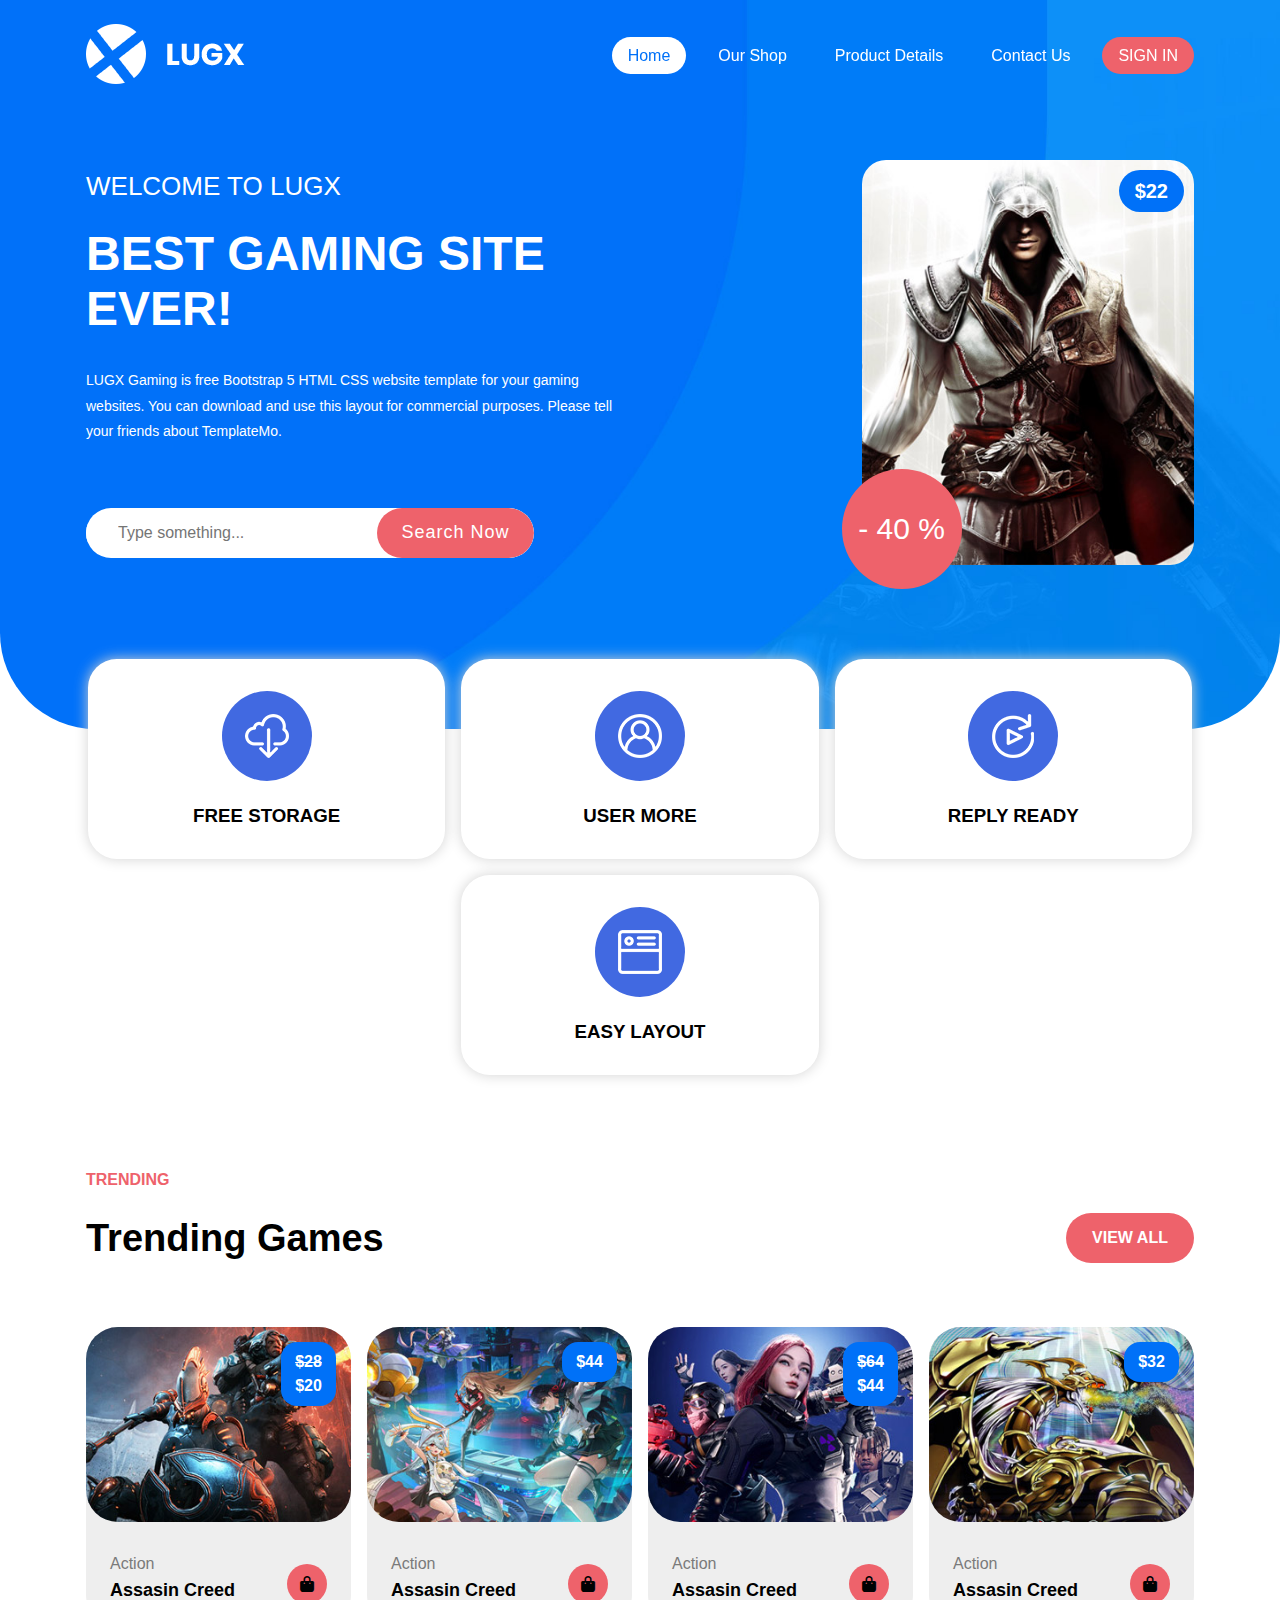
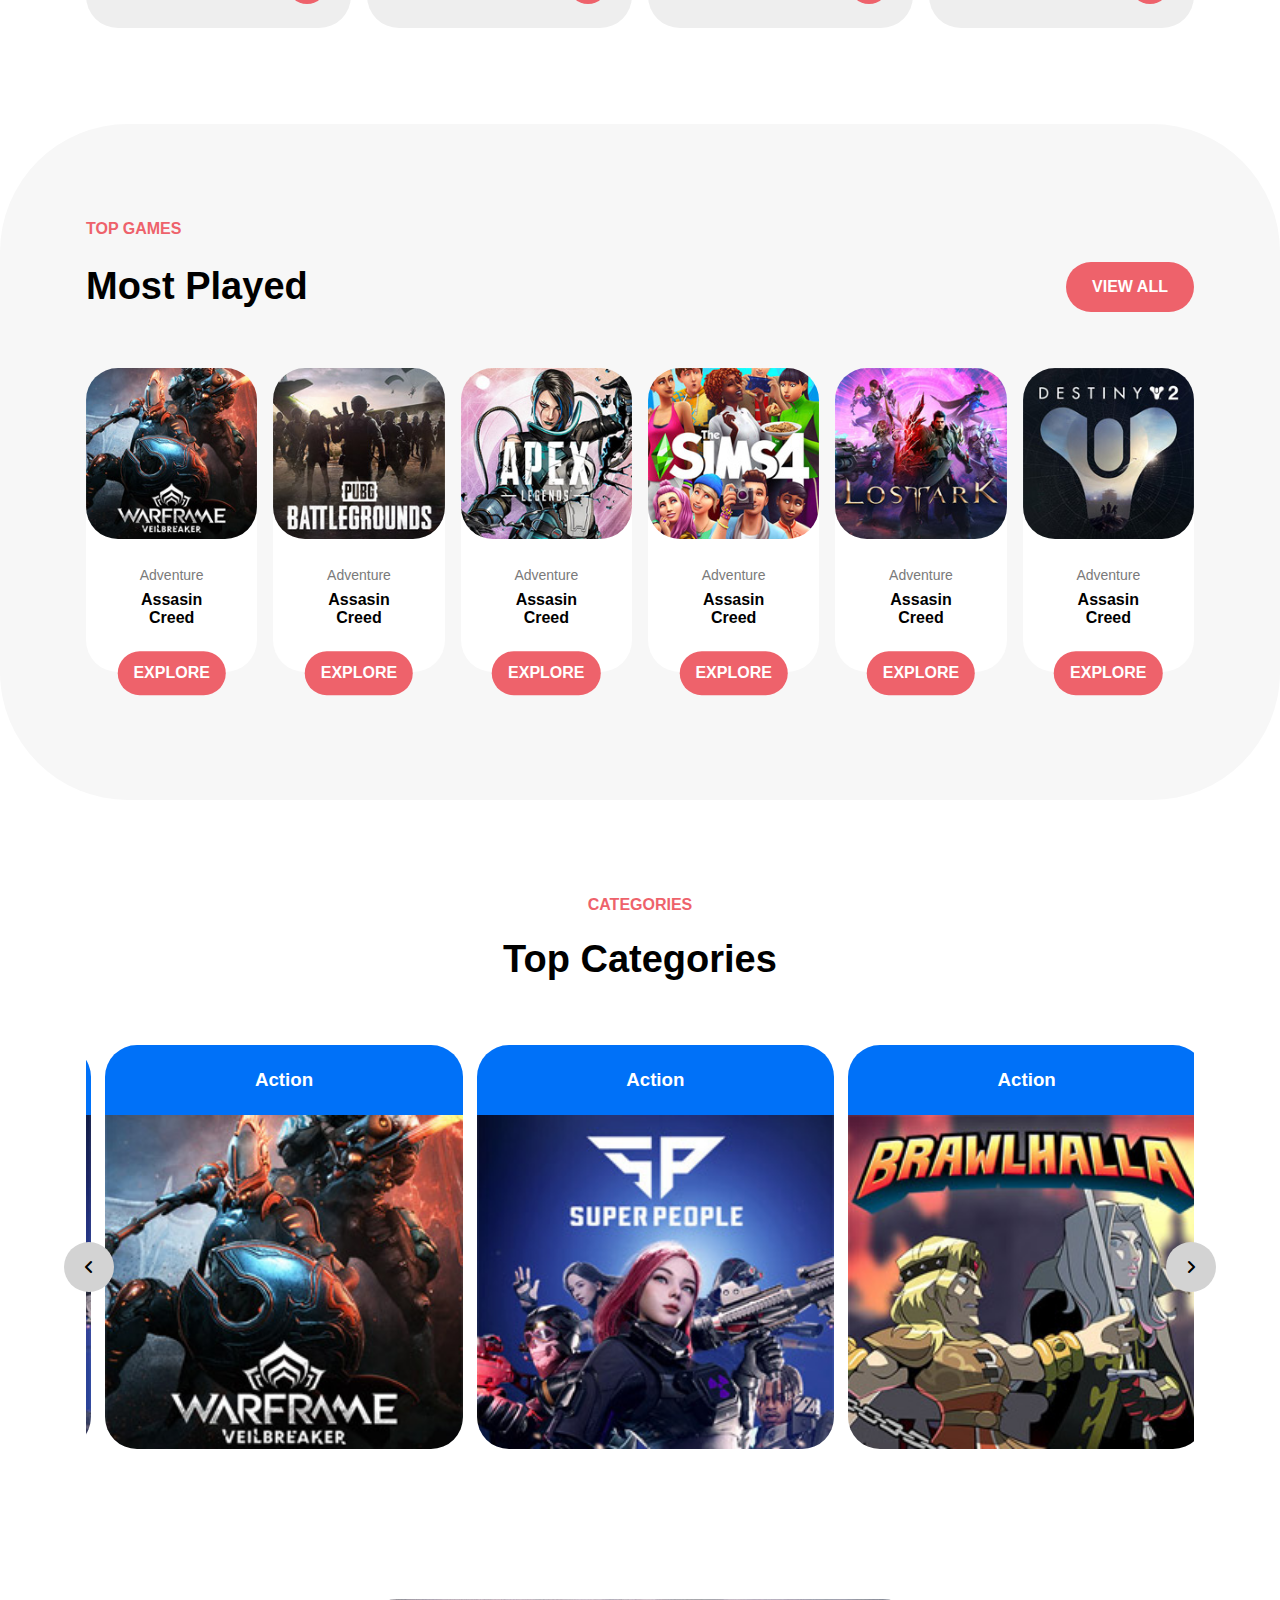
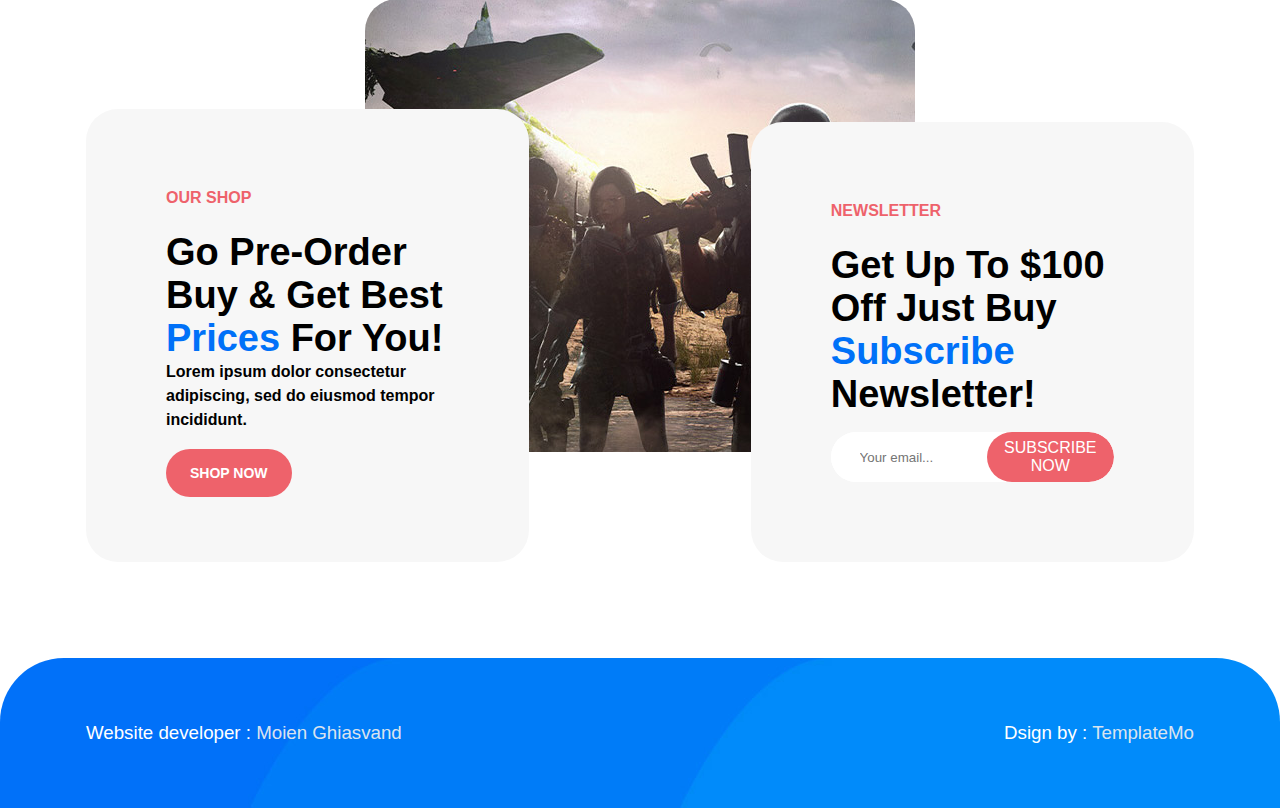
<file: index.html>
<!DOCTYPE html>
<html lang="en">
<head>
    <meta charset="UTF-8">
    <meta name="viewport" content="width=device-width, initial-scale=1.0">
    <link rel="icon" type="image/x-icon" href="images/favicon.png">
    <title>Home - Lugx gaming website</title>
    <link rel="stylesheet" href="styles/home.css">
    <!-- font awseome cdn -->
    <link rel="stylesheet" href="https://cdnjs.cloudflare.com/ajax/libs/font-awesome/6.4.2/css/all.min.css">
</head>
<body>
    
    <div class="preloader">
        <div class="three__dot">
            <span class="dot"></span>
            <span class="dot"></span>
            <span class="dot"></span>
        </div>
        <div class="single__dot">
            <span class="dot"></span>
        </div>
    </div>

    <div class="webpage hidden">
        <nav>
        <div class="container">
          <div class="nav__bar">
            <div class="logo">
                <img src="images/logo.png" alt="">
            </div>

            <ul class="header__list">
                <li class="list__items">
                    <a href="#" class="header__link active">Home</a>
                </li>

                <li class="list__items">
                    <a href="ourshop.html" class="header__link">Our Shop</a>
                </li>

                <li class="list__items">
                    <a href="details.html" class="header__link">Product Details</a>
                </li>

                <li class="list__items">
                    <a href="contact.html" class="header__link">Contact Us</a>
                </li>

                <li class="list__items">
                    <a href="register.html" class="header__link signin">SIGN IN</a>
                </li>
            </ul>
            <div class="menu__btn">
                <div class="hamburger__menu"></div>
            </div>
          </div>
        </div>
        </nav>

    <main class="main">
        <section class="main__banner-sect">
            <div class="container">
                <div class="main__banner">
                    <div class="main__banner-content">
                        <div class="content__wraper">
                            <h2 class="main__banner-littletitle">WELCOME TO LUGX</h2>
                            <h1 class="main__banner-largtitle">BEST GAMING SITE EVER!</h1>
                            <p class="main__banner-text">LUGX Gaming is free Bootstrap 5 HTML CSS website template for your gaming websites. You can download and use this layout for commercial purposes. Please tell your friends about TemplateMo.</p>
                        </div>
                        <div class="main__banner-inp-container">
                            <input type="text" name="" id="" placeholder="Type something...">
                            <button>Search Now</button>
                        </div>
                     </div>
    
                    <div class="main__banner-img">
                        <div class="right__img">
                            <span class="price"> $22 </span>
                            <img src="images/banner-image.jpg" alt="">
                            <span class="offer"> - 40 %</span>
                        </div>
                    </div>
                </div>
            </div>
        </section>

        <section class="feature__sect">
            <div class="container">
                <div class="features">
                    <div class="feature__item">
                        <div class="feature__image">
                            <img src="images/featured-01.png" alt="">
                        </div>
                        <h3>FREE STORAGE</h3>
                    </div>
                    <div class="feature__item">
                        <div class="feature__image">
                        <img src="images/featured-02.png" alt="">
                        </div>
                        <h3>USER MORE</h3>
                    </div>
                    <div class="feature__item">
                        <div class="feature__image">
                        <img src="images/featured-03.png" alt="">
                        </div>
                        <h3>REPLY READY</h3>
                    </div>
                    <div class="feature__item">
                        <div class="feature__image">
                            <img src="images/featured-04.png" alt="">
                        </div>
                        <h3>EASY LAYOUT</h3>
                    </div>
                </div>
            </div>
        </section>

        <section class="trendinggame__sect">
            <div class="container">
                <h4 class="section__littletitle">TRENDING</h4>
                <div class="trendgame__top-sect">
                    <h2 class="section__largtitle">Trending Games</h2>
                    <a href="#" class="trendgame__link">VIEW ALL</a>
                </div>

                <div class="trendgames">
                    <div class="trendgame__items">
                        <div class="price">
                            <span><del>$28</del><br>
                                $20
                            </span>
                        </div>
                        <img src="images/trending-01.jpg" alt="">
                        <div class="trendgame__content">
                            <h3><span>Action</span>
                                <br>
                                Assasin Creed
                            </h3>
                            <a href="#" class="shopp__icon">
                                <i class="fa fa-shopping-bag"></i>
                            </a>
                        </div>
                    </div>
                    <div class="trendgame__items">
                        <div class="price">
                            <span>$44</span>
                        </div>
                        <img src="images/trending-02.jpg" alt="">
                        <div class="trendgame__content">
                            <h3><span>Action</span>
                                <br>
                                Assasin Creed
                            </h3>
                            <a href="#" class="shopp__icon">
                                <i class="fa fa-shopping-bag"></i>
                            </a>
                        </div>
                    </div>
                    <div class="trendgame__items">
                        <div class="price">
                            <span><del>$64</del><br>
                            $44
                            </span>
                        </div>  
                        <img src="images/trending-03.jpg" alt="">
                        <div class="trendgame__content">
                            <h3><span>Action</span>
                                <br>
                                Assasin Creed
                            </h3>
                            <a href="#" class="shopp__icon">
                                <i class="fa fa-shopping-bag"></i>
                            </a>
                        </div>
                    </div>
                    <div class="trendgame__items">
                        <div class="price">
                            <span>$32</span>
                        </div>
                        <img src="images/trending-04.jpg" alt="">
                        <div class="trendgame__content">
                            <h3><span>Action</span>
                                <br>
                                Assasin Creed
                            </h3>
                            <a href="#" class="shopp__icon">
                                <i class="fa fa-shopping-bag"></i>
                            </a>
                        </div>
                    
                    </div>
                </div>
            </div>
        </section>

        <section class="topgame__sect">
            <div class="container">
                <h4 class="section__littletitle">TOP GAMES</h4>
                <div class="topgame__top-sect">
                    <h2 class="section__largtitle">Most Played</h2>
                    <a href="#" class="topgame__link">VIEW ALL</a>
                </div>

                <div class="topgames">
                    <div class="topgame__items">
                        <img src="images/top-game-01.jpg" alt="">
                        <div class="topgame__item-content">
                            <h4>Adventure</h4>
                            <h3>Assasin Creed</h3>
                            <a href="" class="topgame__item-link">EXPLORE</a>
                        </div>
                    </div>
                    <div class="topgame__items">
                        <img src="images/top-game-02.jpg" alt="">
                        <div class="topgame__item-content">
                            <h4>Adventure</h4>
                            <h3>Assasin Creed</h3>
                            <a href="" class="topgame__item-link">EXPLORE</a>
                        </div>
                    </div>
                    <div class="topgame__items">
                        <img src="images/top-game-03.jpg" alt="">
                        <div class="topgame__item-content">
                            <h4>Adventure</h4>
                            <h3>Assasin Creed</h3>
                            <a href="" class="topgame__item-link">EXPLORE</a>
                        </div>
                    </div>
                    <div class="topgame__items">
                        <img src="images/top-game-04.jpg" alt="">
                        <div class="topgame__item-content">
                            <h4>Adventure</h4>
                            <h3>Assasin Creed</h3>
                            <a href="" class="topgame__item-link">EXPLORE</a>
                        </div>
                    </div>
                    <div class="topgame__items">
                        <img src="images/top-game-05.jpg" alt="">
                        <div class="topgame__item-content">
                            <h4>Adventure</h4>
                            <h3>Assasin Creed</h3>
                            <a href="" class="topgame__item-link">EXPLORE</a>
                        </div>
                    </div>
                    <div class="topgame__items">
                        <img src="images/top-game-06.jpg" alt="">
                        <div class="topgame__item-content">
                            <h4>Adventure</h4>
                            <h3>Assasin Creed</h3>
                            <a href="" class="topgame__item-link">EXPLORE</a>
                        </div>
                    </div>
                </div>
            </div>
        </section>

        <section class="categories__sect">
            <div class="container">
                <h4 class="section__littletitle">CATEGORIES</h4>
                <h2 class="section__largtitle">Top Categories</h2>

                <div class="category__wraper">
                    <i id="left" class="fas fa-angle-left"></i>
                    <div class="category__carousel">
                        <div class="category__card">
                            <div class="card__content">
                                <h3>Action</h3>
                            </div>
                            <img src="images/categories-01.jpg" alt="" draggable="false">
                        </div>
                        <div class="category__card">
                            <div class="card__content">
                                <h3>Action</h3>
                            </div>
                            <img src="images/categories-02.jpg" alt="" draggable="false">
                        </div>
                        <div class="category__card">
                            <div class="card__content">
                                <h3>Action</h3>
                            </div>
                            <img src="images/categories-03.jpg" alt="" draggable="false">
                        </div>
                        <div class="category__card">
                            <div class="card__content">
                                <h3>Action</h3>
                            </div>
                            <img src="images/categories-04.jpg" alt="" draggable="false">
                        </div>
                        <div class="category__card">
                            <div class="card__content">
                                <h3>Action</h3>
                            </div>
                            <img src="images/categories-05.jpg" alt="" draggable="false">
                        </div>
                        <div class="category__card">
                            <div class="card__content">
                                <h3>Action</h3>
                            </div>
                            <img src="images/categories-04.jpg" alt="" draggable="false">
                        </div>
                        <!-- <div class="category__card">
                            <div class="card__content">
                                <h3>Action</h3>
                            </div>
                            <img src="images/categories-07.jpg" alt="" draggable="false">
                        </div>
                        <div class="category__card">
                            <div class="card__content">
                                <h3>Action</h3>
                            </div>
                            <img src="images/categories-08.jpg" alt="" draggable="false">
                        </div>
                        <div class="category__card">
                            <div class="card__content">
                                <h3>Action</h3>
                            </div>
                            <img src="images/categories-09.jpg" alt="" draggable="false">
                        </div>
                        <div class="category__card">
                            <div class="card__content">
                                <h3>Action</h3>
                            </div>
                            <img src="images/categories-10.jpg" alt="" draggable="false">
                        </div> -->
                    </div>
                    <i id="right" class="fas fa-angle-right"></i>
                </div>
            </div>
        </section>

        <section class="CTA__sect">
            <div class="container">
                <div class="CTA">
                    <div class="CTA__ourshop">
                        <h4 class="section__littletitle">OUR SHOP</h4>
                        <h2 class="section__largtitle">Go Pre-Order Buy & Get Best <span>Prices</span> For You!</h2>
                        <p class="ourshop__text">Lorem ipsum dolor consectetur adipiscing, sed do eiusmod tempor incididunt.</p>
                        <a href="" class="ourshop__link">SHOP NOW</a>
                    </div>

                    <div class="CTA__newletter">
                        <h4 class="section__littletitle">NEWSLETTER</h4>
                        <h2 class="section__largtitle">Get Up To $100 Off Just Buy <span>Subscribe</span> Newsletter!</h2>
                        <div class="newsletter__inp-container">
                            <input type="text" name="" id="" placeholder="Your email...">
                            <button>SUBSCRIBE NOW</button>
                        </div>
                    </div>
                </div>
            </div>
        </section>
    </main>

    <footer class="footer">
        <div class="container">
            <div class="copy__right">
                <h3 class="webdeveloper">Website developer : <a href="#">Moien Ghiasvand</a></h3>
                <h3 class="disignby">Dsign by : <a href="#">TemplateMo</a></h3>
            </div>
        </div>
    </footer>
    </div>

    <script src="js/home.js"></script>
</body>
</html>
</file>
<file: styles/home.css>
*{
    padding: 0;
    margin: 0;
    box-sizing: border-box;
}

html{
    scroll-behavior: smooth;
}

body{
    font-family: sans-serif;
}

.container{
    max-width: 86rem;
    margin: 0 auto;
    padding: 0 1rem;
}

/* css loader */

.preloader{
    display: flex;
    justify-content: center;
    align-items: center;
    height: 100vh;
    width: 100%;
    background-color: #000203 ;
    gap: 5px;
}

.preloader.loaded{
    opacity: 0;
    visibility: hidden;
    height: 0;
    width: 0;
}

.three__dot{
    animation: taransformThree 2s ease-in-out infinite alternate;
}

.three__dot .dot {
    margin-right: 10px;
}

.single__dot{
    animation: transformSingle 2s ease-in-out infinite alternate ;
}

@keyframes transformSingle {
    0%{
        transform: translateX(0);
    }

    100%{
        transform: translateX(-65px);
    }
}

 @keyframes taransformThree {
    0%{
        transform: translateX(0);
    }

    100%{
        transform: translateX(50px);
    }
}

.dot{
    width: 15px;
    height: 15px;
    display: inline-block;
    background-color: #0071f8;  
    border-radius: 50%;
}

.webpage.hidden{
    display: none;
}

/* navbar */

nav{
    position: fixed;
    top: 0;
    left: 0;
    right: 0;
    padding: 1.5rem 0;
    z-index: 999;
}

.nav__bar{
    display: flex;
    justify-content: space-between;
    align-items: center;
}

.nav__bar.scrolled {
    position: fixed;
    top: 0;
    left: 0;
    right: 0;
    width: 100%;
    margin: 0 auto;
    padding: 1rem 4rem;
    background-color: #0171f9;
    border-bottom-left-radius: 2rem;
    border-bottom-right-radius: 2rem;
    z-index: 999;
    transition: all .3s;
}

.header__list{
    list-style: none;
    display: flex;
    align-items: center;
}

.list__items{
    margin: 0 0 0 1rem;
}

.header__link{
    text-decoration: none;
    color: #fff;
    padding: 0.6rem 1rem;
    transition: all .6s;
    border-radius: 2rem;
}

.header__link.active{
    background-color: #fff;
    color: #0071f8;
} 

.header__link.signin{
    background-color: #ee626b;
}

.header__link.signin:hover{
    background-color: #0071f8;
    color: #fff;
}

.menu__btn{
    width: 40px;
    height: 40px;
    justify-content: center;
    align-items: center;
    cursor: pointer;
    display: none;
}

.hamburger__menu{
    width: 24px;
    height: 2px;
    background-color: #fff;
    box-shadow: 0 2px 5px rgba(255,101,47,.2);
    transition: all 0.6s;
    border-radius: 10px;
    position: relative;
}

.hamburger__menu::after,
.hamburger__menu::before{
    content: '';
    position: absolute;
    width: 30px;
    height: 2px;
    background-color: #fff;
    transition: all 0.6s;
    border-radius: 10px;
}

.hamburger__menu::after{
    transform: translateY(-10px);
}

.hamburger__menu::before{
    transform: translateY(10px);
}

.menu__btn.active .hamburger__menu::after{
    transform: rotate(45deg);
}

.menu__btn.active .hamburger__menu{
    background-color: transparent;
}

.menu__btn.active .hamburger__menu::before{
    transform: rotate(-45deg);
}

.header__link:hover{
    background-color: #fff;
    color: #0071f8;
}

/* main */

.main{
    padding-bottom: 2rem;
}

.main__banner-sect{
    background: url(../images/banner-bg.jpg);
    background-repeat: no-repeat;
    background-size: cover;
    border-bottom-left-radius: 6rem;
    border-bottom-right-radius: 6rem;
    padding: 10rem 0;
    color: #fff;
}

.main__banner{
    display: flex;
    justify-content: center;
    align-items: center;
}

.main__banner-content{
    width: 50%;
}
.content__wraper{
    max-width: 40rem;
    margin-bottom: 4rem;
}

.main__banner-littletitle{
    font-weight: normal;
    margin-bottom: 1.5rem;
    font-size: 26px;
}

.main__banner-largtitle{
    font-size: 48px;
    font-weight: 600;
    margin-bottom: 2rem;
}

.main__banner-text{
    line-height: 1.8;
    font-size: 14px;
}

.main__banner-inp-container{
    max-width: 28rem;
    height: 50px;
    background-color: #fff;
    display: flex;
    justify-content: space-between;
    align-items: center;
    border-radius: 2rem;
    overflow: hidden;
}

.main__banner-inp-container input {
    border: none;
    outline: none;
    width: 65%;
    padding: 0 0 0 2rem;
    font-size: 16px;
}

.main__banner-inp-container button{
    border: none;
    outline: none;
    background-color: #ee626b;
    width: 35%;
    height: 100%;
    border-radius: 2rem;
    color: #fff;
    font-weight: bold;
    font-weight: normal;
    letter-spacing: 1px;
    font-size: 18px;
    transition: all .6s;
    cursor: pointer;
}

.main__banner-inp-container button:hover{
    background-color: #0071f8;
}

.main__banner-img{
    width: 50%;
    display: flex;
    justify-content: end;
}

.main__banner .right__img{
    width: 60%;
    position: relative;
    z-index: 1;
}

.main__banner .right__img .price{
    background-color: #0071f8;
    color: #fff;
    padding: 0.6rem 1rem;
    border-radius: 2rem;
    position: absolute;
    top: 10px;
    right: 10px;
    font-weight: bold;
    font-size: 20px;
}

.main__banner .right__img .offer {
    background-color: #ee626b;
    display: flex;
    justify-content: center;
    align-items: center;
    width: 120px;
    height: 120px;
    padding: 1rem;
    font-size: 30px;
    border-radius: 50%;
    position: absolute;
    left: -20px;
    bottom: -20px;
}

.main__banner-img img {
    width: 100%;
    border-radius: 1.5rem;
}

/* features */

.features{
    display: flex;
    justify-content: center;
    align-items: center;
    gap: 1rem;
    margin-top: -70px;
}

.feature__item{
    padding: 2rem 4rem;
    background-color: #fff;
    width: calc(25% - 12px);
    text-align: center;
    box-shadow: 0 0 14px lightgray;
    border-radius: 1.8rem;
    cursor: pointer;
}


.feature__image{
    width: 90px;
    height: 90px;
    margin: 0 auto;
    background-color: royalblue;
    border-radius: 50%;
    display: flex;
    justify-content: center;
    align-items: center;
    margin-bottom: 1.5rem;
    transition: all 0.6s;
}

.feature__item:hover .feature__image{
    background-color: #ee626b;
}

/* Trending Games */

.trendinggame__sect{
    margin-top: 6rem;
}

.section__littletitle{
    color: #ee626b;
    font-size: 16px;
    margin-bottom: 1.5rem;
}


.trendgame__top-sect .section__largtitle{
    font-size: 38px;
}

.trendgame__top-sect{
    display: flex;
    justify-content: space-between;
    align-items: center;
}


.trendgame__link{
    display: flex;
    justify-content: center;
    align-items: center;
    max-width: 8rem;
    width: 100%;
    text-decoration: none;
    color: #fff;
    background-color: #ee626b;
    padding: 1rem;
    border-radius: 2rem;
    font-weight: bold;
    transition: .6s;
}

.trendgame__link:hover{
    background-color: #0171f9;
}

.trendgames{
    margin-top: 4rem;
    display: flex;
    justify-content: center;
    align-items: center;
    gap: 1rem;
}

.trendgame__items{
    border-radius: 2rem;
    background-color: #eeeeee;
    width: calc(25% - 12px);
    position: relative;
}

.trendgame__items .price{
    background-color: #0071f8;
    width: 55px;
    padding: 0.5rem;
    display: flex;
    justify-content: center;
    align-items: center;
    line-height: 1.5;
    border-radius: 1rem;
    position: absolute;
    top: 15px;
    right: 15px;
}

.trendgame__items .price span {
    color: #fff;
    font-weight: bold;
}

.trendgame__items img{
    width: 100%;
    border-radius:2rem ;
}

.trendgame__content{
    padding: 1.5rem;
    display: flex;
    justify-content: space-between;
    align-items: end;
}

.trendgame__content h3 span {
    font-size: 16px;
    color: #7a7a7a;
    font-weight: normal;
}

.trendgame__content h3 {
    line-height: 1.5;
    font-size: 18px;
    transition: all .6s;
}

.shopp__icon{
    display: flex;
    justify-content: center;
    align-items: center;
    text-decoration: none;
    width: 40px;
    height: 40px;
    background-color: #ee626b;
    border-radius: 50%;
    transition: all .6s;
    color: #000203;
}

.trendgame__items:hover .trendgame__content h3{
    color: #0071f8;
}

.trendgame__items:hover .shopp__icon {
    background-color: #0071f8;
    color: #fff;
}

/* top game section */

.topgame__sect{
    margin-top: 6rem;
    background-color: #f7f7f7;
    padding: 6rem 0 8rem;
    border-radius: 8rem;
}

.section__littletitle{
    color: #ee626b;
    font-size: 16px;
}

.section__largtitle{
    font-size: 38px;
}

.topgame__top-sect{
    display: flex;
    justify-content: space-between;
    align-items: center;
    gap: 1rem;
    flex-wrap: wrap;
    margin-bottom: 3.5rem;
}


.topgame__link{
    display: flex;
    justify-content: center;
    align-items: center;
    max-width: 8rem;
    width: 100%;
    text-decoration: none;
    color: #fff;
    background-color: #ee626b;
    padding: 1rem ;
    border-radius: 2rem;
    font-weight: bold;
    transition: all 0.6s;
}

.topgame__link:hover{
    background-color: #0071f8;
}

.topgames{
    display: flex;
    align-items: center;
    gap: 1rem;
}

.topgame__items{
    border-radius: 2rem;
    background-color: #fff;
    width: calc(16.66% - 12px);
}

.topgame__items img {
    border-radius: 2rem;
    width: 100%;
}

.topgame__item-content{
    padding: 1.5rem 2rem 2.8rem;
    text-align: center;
    position: relative;
}

.topgame__item-content h4 {
    color: #7a7a7a;
    font-weight: normal;
    margin-bottom: 0.5rem;
    font-size: 14px;
}

.topgame__item-content h3{
    font-size: 16px;
    transition: all .6s;
}

.topgame__item-link{
    text-decoration: none;
    color: #fff;
    background-color: #ee626b;
    padding: 0.8rem 1rem;
    font-weight: bold;
    border-radius: 2rem;
    position: absolute;
    bottom: -45px;
    margin: 0 auto;
    transform: translate(-50%,-50%);
    transition: all .6s;
}

.topgame__items:hover .topgame__item-content h3 {
    color: #0071f8;
}

.topgame__items:hover .topgame__item-link{
    background-color: #0071f8;
}

/* categories */

.categories__sect{
    margin-top: 6rem;
}

.categories__sect .section__littletitle{
    color: #ee626b;
    font-size: 16px;
    text-align: center;
}

.categories__sect .section__largtitle{
    font-size: 38px;
    text-align: center;
}

.category__wraper{
    max-width: 1200px;
    width: 100%;
    margin: 0 auto;
    display: flex;
    justify-content: center;
    align-items: center;
    position: relative;
}

.category__wraper i {
    width: 50px;
    height: 50px;
    background-color: lightgray;
    border-radius: 50%;
    position: absolute;
    display: flex;
    justify-content: center;
    align-items: center;
    top: 50%;
    transform: translateY(50%);
    cursor: pointer;
    transition: all 0.3s;
}

.category__wraper i:hover{
    background-color: #0071f8;
    color: #fff;
}

.category__wraper i:first-child{
    left: -22px;
}

.category__wraper i:last-child{
    right: -22px;
}

.category__carousel{
    display: grid;
    grid-auto-flow: column;
    grid-auto-columns: calc((100% / 3) - 12px);
    gap: 14px;
    overflow-x: auto;
    scroll-snap-type: x mandatory;
    scroll-behavior: smooth;
    scrollbar-width: 0;
}

.category__carousel::-webkit-scrollbar{
    display: none;
}

.category__carousel.no-transition{
    scroll-behavior: auto;
}

.category__carousel.dragging{
    scroll-snap-type: none;
    scroll-behavior: auto;
}

.category__carousel.dragging .category__card {
    cursor: grab;
    user-select: none;
}

.category__card{
    scroll-snap-align: start;
    border-radius: 2rem;
    overflow: hidden;
    margin-top: 4rem;
}

.category__card img {
    width: 100%;
    border-bottom-left-radius: 2rem;
    border-bottom-right-radius: 2rem;
    object-fit: cover;
}

.card__content{
    background-color: #0071f8;
    padding: 1.5rem;
    text-align: center;
    color: #fff;
}

/* CTA */

.CTA__sect{
    margin-top: 16rem;
    position: relative;

}

.CTA__sect::after{
    content: '';
    background: url(../images/cta-bg.jpg);
    background-size: cover;
    background-repeat: no-repeat;
    max-width: 550px;
    max-height: 510px;
    width: 100%;
    height: 100%;
    position: absolute;
    top: -110px;
    left: 0;
    right: 0;
    margin: 0 auto;
    z-index: 1;
    border-radius: 2rem;
}

.CTA{
    display: flex;
    justify-content: space-between;
    align-items: center;
}

.CTA__ourshop{
    width: 40%;
    background-color: #f7f7f7;
    padding: 5rem;
    border-radius: 2rem;
    z-index: 9;
}

.section__largtitle span {
    color: #0071f8;
}

.ourshop__text{
    font-weight: bold;
    line-height: 1.5;
    margin-bottom: 2rem;
}

.ourshop__link{
    text-decoration: none;
    color: #fff;
    background-color: #ee626b;
    padding: 1rem 1.5rem;
    border-radius: 2rem;
    font-size: 14px;
    font-weight: bold;
    transition: 0.6s;
}

.ourshop__link:hover{
    background-color: #0071f8;
}

.CTA__newletter{
    width: 40%;
    background-color: #f7f7f7;
    padding: 5rem;
    border-radius: 2rem;
    align-self: flex-end;
    z-index: 9;
}

.newsletter__inp-container{
    width: 100%;
    background: #fff;
    height: 50px;
    border-radius: 2rem;
    overflow: hidden;
    display: flex;
    justify-content: space-between;
    align-items: center;
}

.newsletter__inp-container input {
    width: 55%;
    height: 100%;
    border: none;
    outline: none;
    padding-left: 1.8rem;
}

.newsletter__inp-container button {
    width: 45%;
    height: 100%;
    border: none;
    background-color: #ee626b;
    color: #fff;
    border-radius: 2rem;
    font-size: 16px;
    padding: 0 1rem;
    transition: 0.6s;
    cursor: pointer;
}

.newsletter__inp-container button:hover{
    background-color: #0071f8;
}

.CTA__newletter .section__largtitle {
    margin-bottom: 1rem;
}

/* footer */

.footer{
    margin-top: 4rem;
    background: url(../images/footer-bg.jpg);
    background-size: cover;
    background-repeat: no-repeat;
    background-position: center;
    padding: 4rem 0;
    border-top-left-radius: 4rem;
    border-top-right-radius: 4rem;
    text-align: center;
}

.copy__right{
    display: flex;
    justify-content: space-between;
    align-items: center;
}

.webdeveloper,.disignby{
    color: #fff;
    font-weight: normal;
}

.webdeveloper a,.disignby a {
    text-decoration: none;
    color: #eeee;
    transition: all 0.6s;
}

.webdeveloper a:hover , .disignby a:hover{ 
    color: orange;
}

@media screen and (max-width:1400px) {
    .container{
        max-width: 1140px;
    }

    .features {
        flex-wrap: wrap;
    }

    .feature__item {
        width: calc(33.33% - 12px);
    }
}

@media screen and (max-width:1200px) {
    .container{
        width: 960px;
    }
    
    .trendgames {
        flex-wrap: wrap;
    }

    .trendgame__items{
        width: calc(33.33% - 12px);
    }

    .topgames{
        flex-wrap: wrap;
    }
    
    .topgame__items{
        width: calc(20% - 13px);
        margin-bottom: 1.5rem;
    }

    .CTA__ourshop{
        padding: 2rem;
    }
    
    .CTA__newletter{
        padding: 2rem;
    }

    .newsletter__inp-container input {
        width: 50%;
        padding-left: 1rem;
    }

    .newsletter__inp-container button {
        width: 50%;
        font-size: 12px;
    }
}

@media screen and (max-width:992px) {
    .container{
        max-width: 720px;
    }

    .logo img {
        width: 110px;
    }

    .list__items{
        margin: 0 0 0 0.8rem;
    }

    .header__link{
        font-size: 14px;
    }

    .main__banner{
        flex-direction: column;
        gap: 50px;
    }

    .main__banner-content{
        width: 100%;
    }

    .main__banner-img{
        width: 100%;
        justify-content: center;
    }

    .main__banner-img .right__img{
        width: 100%;
    }

    .main__banner-img .right__img .offer{
        left: -10px;
        bottom: -50px;
    }

    .topgame__items{
        width: calc(25% - 12px);
    }

    .feature__item{
        width: calc(50% - 12px);
    }

    .trendgame__items{
        width: calc(50% - 12px);
    }

    .CTA__sect {
        margin-top: 6rem;
    }

    .CTA__sect::after{
        display: none;
    }

    .CTA {
        flex-direction: column;
        gap: 40px;
    }

    
    .CTA__ourshop{
        width: 100%;
    }

    .CTA__newletter{
        width: 100%;
    }

    .category__carousel{
        grid-auto-columns: 30%;
        gap: 32px;
    }
}

@media screen and (max-width:768px) {
    .container {
       max-width: 540px;
    }

    .menu__btn {
        display: flex;
    }

    .header__list{
        position: fixed;
        top: 94px;
        left: 100%;
        width: 100%;
        display: flex;
        flex-direction: column;
        justify-content: center;
        align-items: center;
        background-color: #fff;
        transition: all 0.6s;
        z-index: 999;
    }
    
    .list__items{
        border-bottom: solid 1px lightgray;
        width: 100%;
        text-align: center;
        padding: 1rem;
    }

    .list__items:nth-child(5) .header__link{
        background-color: transparent !important;
    }

    .header__link{
        color: #000 !important;
        font-weight: bold;
    }

    .header__link:hover{
        color: red !important;
    }

    .nav__bar.active .header__list{
        left: 0;
    }

    .nav__bar.scrolled .header__list{
        top: 77px;
    }

    .feature__item {
        width: 100%;
    }
    
    .topgame__items{
        width: calc(50% - 12px);
    }

    .category__carousel{
        grid-auto-columns: 45%;
    }

    .category__wraper i:first-child{
        left: -10px;
    }

    .category__wraper i:last-child{
        right: -10px;
    }

    .copy__right{
        flex-direction: column;
        gap: 20px;
    }
}

@media screen and (max-width:578px) {
    .container{
        max-width: 100%;
    }
    
    .nav__bar.scrolled{
        padding: 1rem;
    }

    .main__banner-inp-container {
        max-width: 100%;
    }

    .main__banner-inp-container input {
        padding-left: 1rem;
        width: 60%;
        font-size: 12px;
    }

    .main__banner-inp-container button {
        font-size: 12px;
        width: 40%;
    }

    .trendgame__top-sect{
        flex-wrap: wrap;
        gap: 1rem;
    }

    .trendgame__items{
        width: 100%;
    }

    .topgame__items{
        width: 100%;
    }
}

@media screen and (max-width:430px) {
    .category__carousel {
        grid-auto-columns: 100%;
    }
}
</file>
